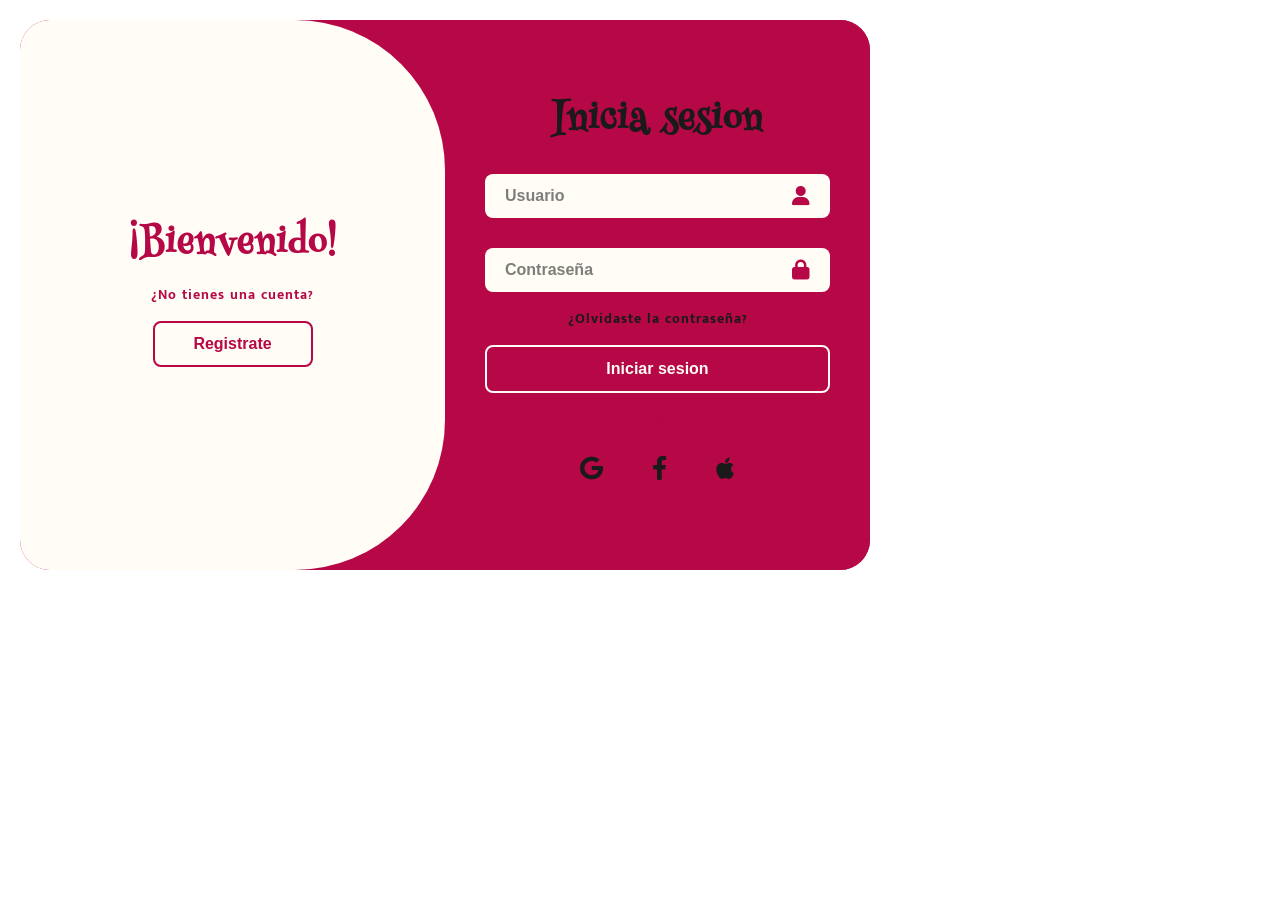
<file: login.html>
<!DOCTYPE html>

<html lang="es">
    <head>
        <meta charset="utf-8">
        <meta name="viewport" content="width=device-width">
        <title>Rincón Latino</title>
        <link rel="icon" href="MEDIA/IMG/Favicon(1).svg">
        <link href="CSS/styleslog.css" rel="Stylesheet" type="text/css">
        <link rel="stylesheet" href="https://cdnjs.cloudflare.com/ajax/libs/font-awesome/6.0.0-beta3/css/all.min.css">
    </head>

    <body>
        <div class="cont">
            <div class="form-box login">
                <form id="loginForm" action="#">
                    <h2>Inicia sesion</h2>

                    <div class="input-box">
                        <input type="text" placeholder="Usuario" required>
                        <i class="fa-solid fa-user"></i>
                    </div>

                    <div class="input-box">
                        <input type="password" placeholder="Contraseña" required>
                        <i class="fa-solid fa-lock"></i>
                    </div>

                    <div class="forgot-link">
                        <a href="#">¿Olvidaste la contraseña?</a>
                    </div>

                    <button type="submit" class="boton boton-1">Iniciar sesion</button>
                    <p>o</p>
                    <div class="social-icons">
                        <a href="#"><i class="fa-brands fa-google"></i></a>
                        <a href="#"><i class="fa-brands fa-facebook-f"></i></a>
                        <a href="#"><i class="fa-brands fa-apple"></i></a>
                    </div>
                </form>
            </div>

            <div class="form-box register">
                <form id="registerForm" action="#">
                    <h2>Registrarse</h2>

                    <div class="input-box">
                        <input type="text" placeholder="Usuario" required>
                        <i class="fa-solid fa-user"></i>
                    </div>

                    <div class="input-box">
                        <input type="Email" placeholder="Correo" required>
                        <i class="fa-solid fa-envelope"></i>
                    </div>
                    
                    <div class="input-box">
                        <input type="password" placeholder="Contraseña" required>
                        <i class="fa-solid fa-lock"></i>
                    </div>

                    <button type="submit" class="boton boton-1">Registrarte</button>
                    <p>o</p>
                    <div class="social-icons">
                        <a href="#"><i class="fa-brands fa-google"></i></a>
                        <a href="#"><i class="fa-brands fa-facebook-f"></i></a>
                        <a href="#"><i class="fa-brands fa-apple"></i></a>
                    </div>
                </form>
            </div>

            <div class="toggle-box">
                <div class="toggle-panel toggle-left">
                    <h1>¡Bienvenido!</h1>
                    <h6>¿No tienes una cuenta?</h6>
                    <button class="boton register-boton">Registrate</button>
                </div>

                <div class="toggle-panel toggle-right">
                    <h1>¡Bienvenido!</h1>
                    <h6>¿Ya tienes una cuenta?</h6>
                    <button class="boton login-boton">Inicia Sesion</button>
                </div>
            </div>
        </div>
        
    </body>
</html>
</file>
<file: CSS/styleslog.css>
@import url('https://fonts.googleapis.com/css2?family=Henny+Penny&display=swap');
@import url('https://fonts.googleapis.com/css2?family=Mukta+Malar:wght@200;300;400;500;600;700;800&display=swap');

* {
  margin: 0;
  padding: 0;
  box-sizing: border-box;
  text-decoration: none;
  scroll-behavior: smooth;
  list-style: none;
}

:root {

  --main: #FFFDF6;

  --negro: #b60747;

  --blanco: #1A1A1A;
}


/* BODY */


h1, h2, h3{
  font-family: 'Henny Penny', cursive;
  letter-spacing: 1px;
}

h4, h5, h6, p, a, span, li {
  font-family: 'Mukta Malar', sans-serif;
  letter-spacing: 1px;
}

body {
  background-color: var(--White);
  min-height: 100vh;
  overflow-x: hidden;
}

.wrapper {
  max-width: 1200px;
  margin: 0 auto;
  padding: 0 40px;
}


/* FORM */


.cont {
  position: relative;
  width: 850px;
  height: 550px;
  background-color: var(--negro);
  margin: 20px;
  border-radius: 30px;
  overflow: hidden;
}

.cont h1 {
  font-size: 36px;
  margin: -10px 0;
  color: var(--negro);
}

.cont h2 {
  font-size: 36px;
  margin: -10px 0;
  color: var(--blanco);
}

.cont p {
  color: var(--negro);
  font-size: 14px;
  margin: 15px 0;
}

.cont h6 {
  color: var(--negro);
  font-size: 14px;
  margin: 15px 0;
}

form {
  width: 100%;
}

.form-box {
  position: absolute;
  right: 0;
  width: 50%;
  height: 100%;
  background-color: var(--negro);
  display: flex;
  align-items: center;
  text-align: center;
  color: var(--negro);
  padding: 40px;
  z-index: 1;
  transition: 0.6s ease-in-out 1.2s;
  visibility: 0s 1s;
}

.cont.active .form-box {
  right: 50%;
}

.form-box.register {
  visibility: hidden;
}

.cont.active .form-box.register {
  visibility: visible;
}

.input-box {
  position: relative;
  margin: 30px 0;
}

.input-box input {
  width: 100%;
  padding: 13px 50px 13px 20px;
  background-color: var(--main);
  border-radius: 8px;
  border: none;
  outline: none;
  font-size: 16px;
  color: var(--negro);
  font-weight: bold;
}

.input-box input::placeholder {
  color: rgba(0, 0, 0, 0.505);
  font-weight: bold;
}

.input-box i {
  position: absolute;
  right: 20px;
  top: 50%;
  transform: translateY(-50%);
  font-size: 20px;
  border: var(--blanco);
}

.forgot-link {
  margin: -15px 0 15px;
}

.forgot-link a {
  font-size: 14px;
  color: var(--blanco);
  font-weight: bold;
}

.boton {
  width: 100%;
  height: 48px;
  background: var(--main);
  border-radius: 8px;
  border: none;
  outline: none;
  cursor: pointer;
  font-size: 16px;
  color: var(--negro);
  font-weight: bold;
  transition: transform 0.3s ease
}

.boton-2:hover {
  transform: translateY(-5px);
  background: var(--negro);
  color: var(--blanco);
  border: 2px solid var(--main);
}

.boton-1 {
  background: transparent;
  color: var(--main);
  border: 2px solid var(--main);
}

.boton-1:hover {
  transform: translateY(-5px);
  background: var(--main);
  color: var(--negro);
}

.linea {
  border: none;
  height: 1px;
  background-color:var(--blanco);
  margin: 20px 0;
}

.social-icons {
  display: flex;
  justify-content: center;
}

.social-icons a{
  display: inline-flex;
  padding: 10px;
  font-size: 24px;
  color: var(--blanco);
  margin: 0 14px;
}

.toggle-box {
  position: absolute;
  width: 100%;
  height: 100%;
}

.toggle-box::before {
  content: '';
  position: absolute;
  left: -250%;
  width: 300%;
  height: 100%;
  background: var(--main);
  border-radius: 150px;
  z-index: 2;
  transition: 1.8s ease-in-out;
}

.cont.active .toggle-box::before {
  left: 50%;
}

.toggle-panel {
  position: absolute;
  width: 50%;
  height: 100%;
  color: var(--blanco);
  display: flex;
  flex-direction: column;
  justify-content: center;
  align-items: center;
  z-index: 2;
  transition: 0.6s ease-in-out;
}

.toggle-panel.toggle-left {
  left: 0;
  transition-delay: 1.2s;
}

.cont.active .toggle-panel.toggle-left {
  left: -50%;
  transition-delay: 0.6s;
}

.toggle-panel.toggle-right {
  right: -50%;
  transition-delay: 0.6s;
}

.cont.active .toggle-panel.toggle-right {
  right: 0;
  transition-delay: 1.2s;
}

.toggle-panel p {
  margin-bottom: 20px;
}

.toggle-panel .boton {
  width: 160px;
  height: 46px;
  background: transparent;
  border: 2px solid var(--negro);
  transition: all 0.3s ease;
}

.toggle-panel .register-boton:hover {
  transform: translateY(-5px);
  background: var(--negro);
  color: var(--blanco);
}

.toggle-panel .login-boton:hover {
  transform: translateY(-5px);
  background: var(--negro);
  color: var(--blanco);
}
</file>
